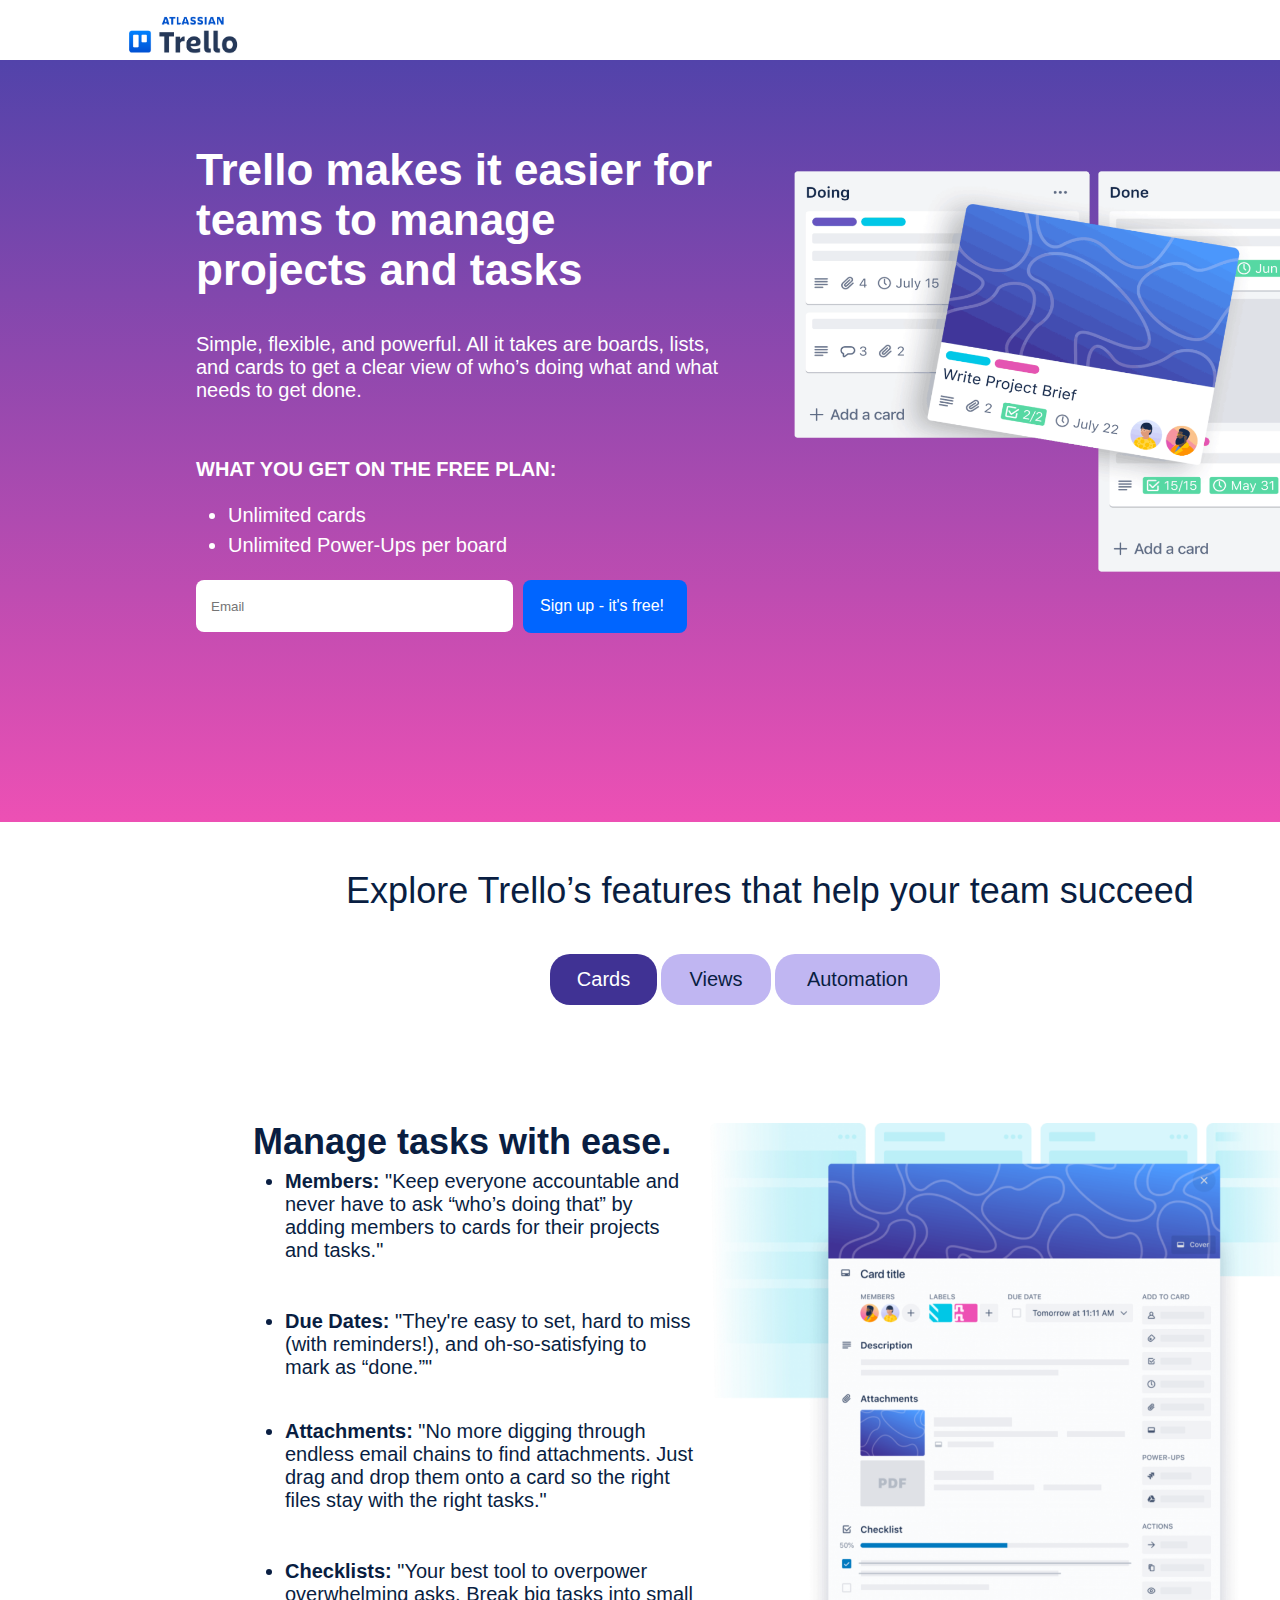
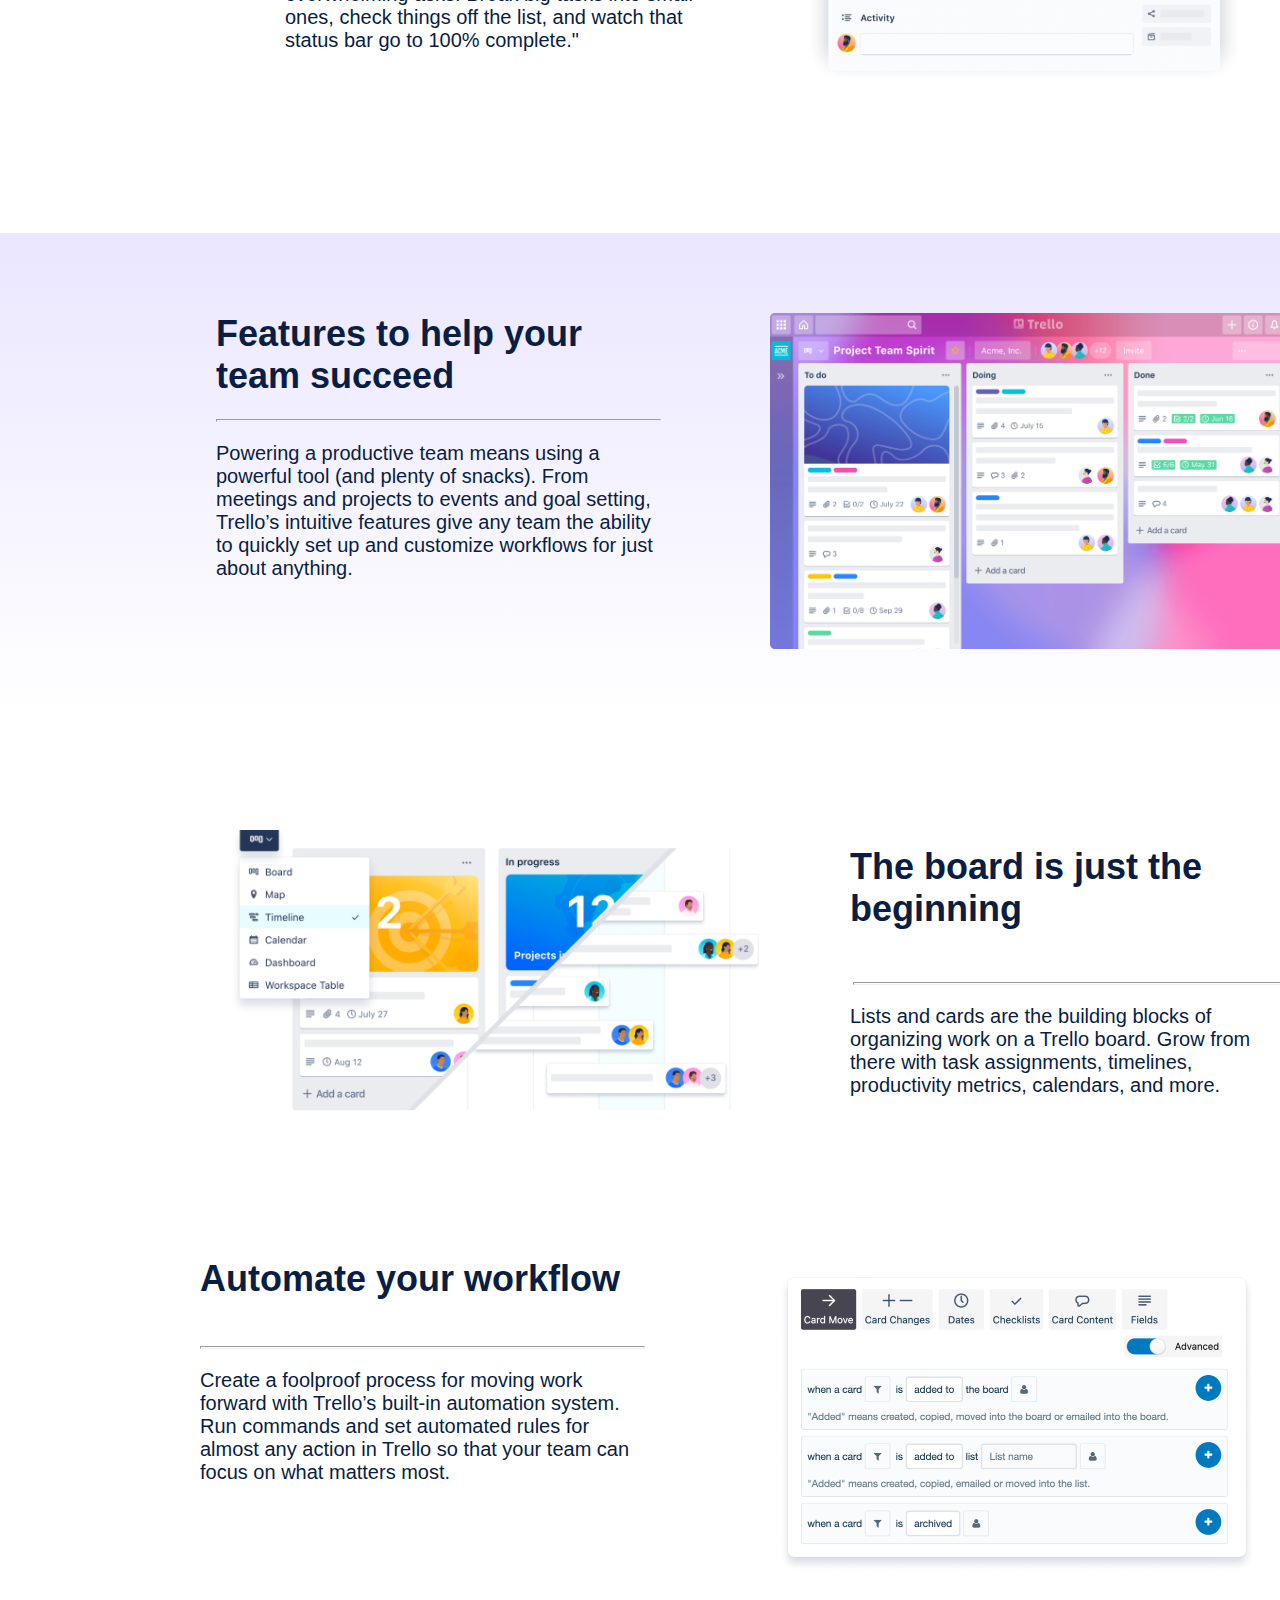
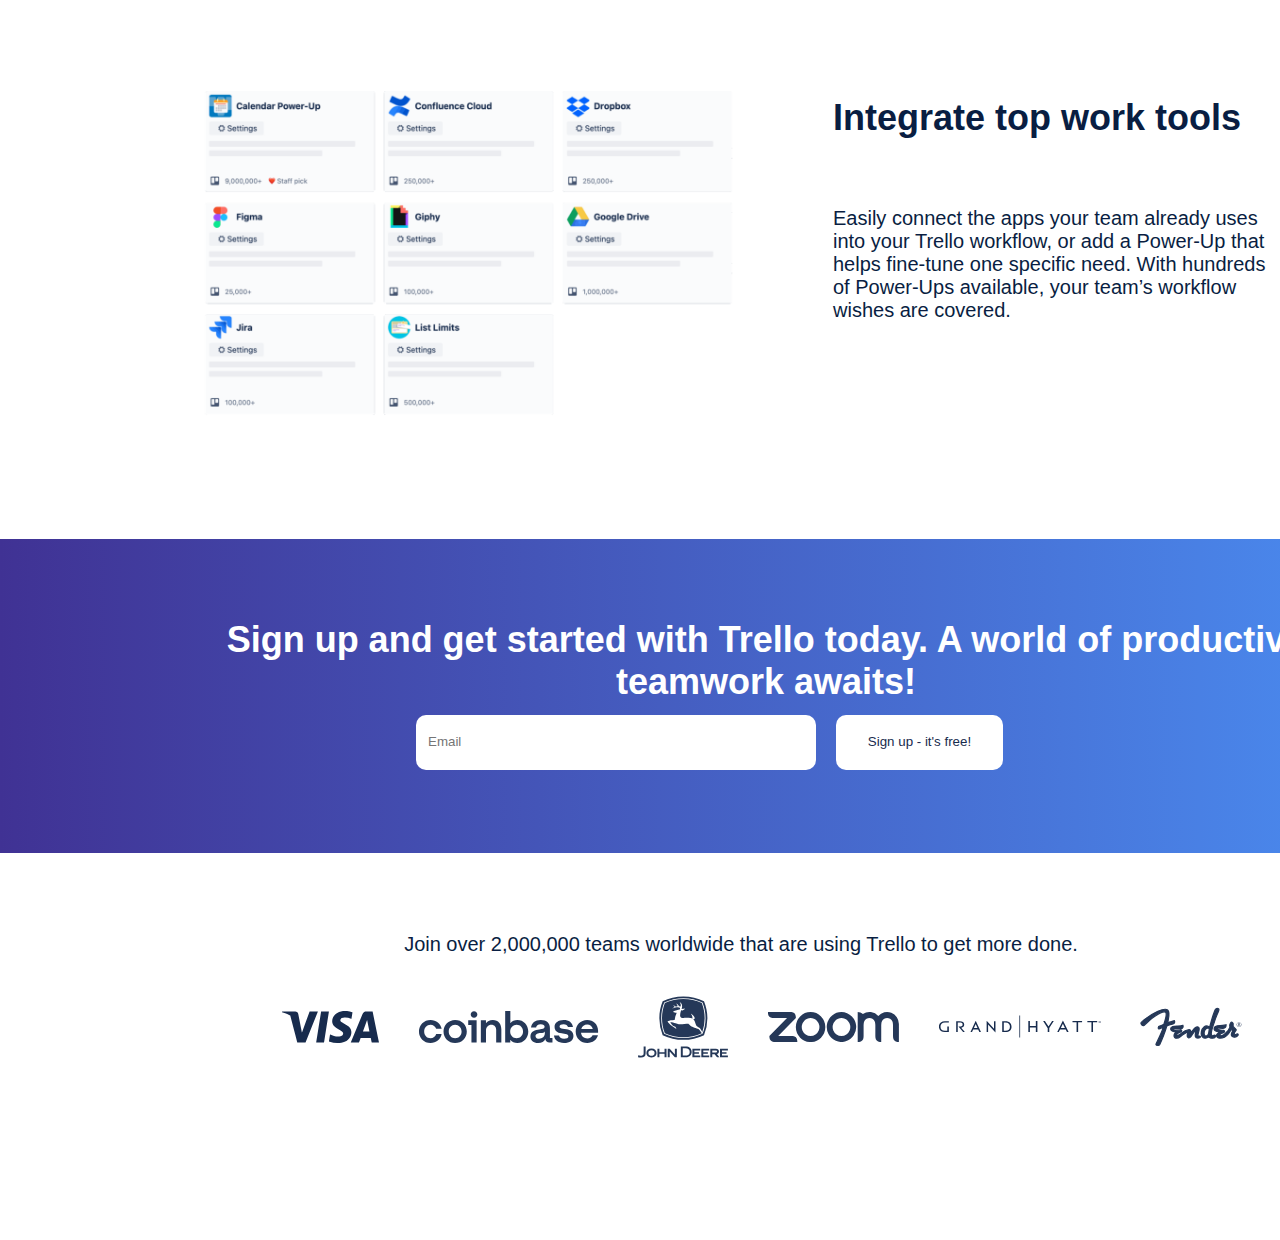
<file: assignment4/index.html>
<!DOCTYPE html>
<html lang="en">
<head>
    <meta charset="UTF-8">
    <meta name="viewport" content="width=device-width, initial-scale=1.0">
    <title>Manage Your Team's project From Anywhere | Trello</title>
    <link rel="stylesheet" href="style.css">
</head>
<body>
    <div class="first">
        <section class="sec1">
            <div class="second">
                <div class="head">
                    <div class="head1"><a href="https://trello.com/home"><img src="trlogo.png"></a></div>
                </div>
                <div class="tail">
                    <div class="tail1">
                        <div class="tail1a"><h1>Trello makes it easier for teams to manage projects and tasks</h1><p>Simple, flexible, and powerful. All it takes are boards, lists, and cards to get a clear view of who’s doing what and what needs to get done.</p></div>
                        <div class="tail1b">
                            <p><b>WHAT YOU GET ON THE FREE PLAN:</b></p>
                            <ul>
                                <li>Unlimited cards</li>
                                <li>Unlimited Power-Ups per board</li>
                            </ul>
                            <form class="email">
                                <input class="email1" type="email" aria-label="email" name="Email" placeholder="Email">
                                <div class="email2">
                                    <button  class="email2a" type="submit">Sign up - it's free!</button>
                                </div>
                            </form>
                        </div>
                    </div>
                    <div class="tail2"><img class="tail2a" src="img1.webp"></div>
                </div>
            </div>
        </section>

        <section class="sec2">
            <div class="sec2a">
                <div class="sec2b">
                    <div class="sec2c">
                        <div class="sec2d">
                            <h2 class="sec2a1">Explore Trello’s features that help your team succeed</h2>
                        </div>
                    </div>
                </div>
            </div>
        </section>

        <div class="button">
            <div class="buttons">
                <button class="button1" type="button">Cards</button>
                <button class="button2" type="button">Views</button>
                <button class="button3" type="button">Automation</button>
            </div>
        </div>
        <div class="summa2"></div>
    
        <div class="sec3">
            <div class="sec3a">
                <div class="sec3b">
                    <div class="sec3c"><h2>Manage tasks with ease.</h2></div>
                    <div class="summa3">
                    <div class="sec3d">
                            <ul>
                                <li>
                                    <b>Members:</b>
                                    "Keep everyone accountable and never have to ask “who’s doing that” by adding members to cards for their projects and tasks."
                                </li>
                            </ul>
                    </div>
                    <div class="sec3e">
                        <ul>
                            <li>
                                <b>Due Dates:</b>
                                "They're easy to set, hard to miss (with reminders!), and oh-so-satisfying to mark as “done.”"
                            </li>
                        </ul>
                    </div>
                    <div class="sec3f">
                        <ul>
                            <li>
                                <b>Attachments:</b>
                                "No more digging through endless email chains to find attachments. Just drag and drop them onto a card so the right files stay with the right tasks."
                            </li>
                        </ul>
                    </div>
                    <div class="sec3g">
                        <ul>
                            <li>
                                <b>Checklists:</b>
                                "Your best tool to overpower overwhelming asks. Break big tasks into small ones, check things off the list, and watch that status bar go to 100% complete."
                            </li>
                        </ul>
                    </div>
                    </div>
                </div>
                <div class="sec3img">
                    <img  class="sec3img1" src="img2.webp">
                </div>
            </div>
        </div>
        <div class="summa"></div>
    
        <section class="sec4">
            <div class="sec4a">
                <div class="sec4b">
                    <div class="sec4c">
                        <div class="sec4d">
                            <h2>Features to help your team succeed</h2>
                            <hr>
                            <p>Powering a productive team means using a powerful tool (and plenty of snacks). From meetings and projects to events and goal setting, Trello’s intuitive features give any team the ability to quickly set up and customize workflows for just about anything.</p>
                        </div>
                    </div>
                    <div class="sec4e">
                        <img src="img3.webp">
                    </div>
                </div>
            </div>
        </section>
        <div class="dummy"></div>
    
        <div class="sec5">
            <div class="sec5a">
                <div class="sec5b">
                    <img src="img4.webp">
                </div>
                <div class="dummy2"></div>
                <div class="sec5c">
                    <div class="sec5d">
                        <h2>The board is just the beginning</h2>
                        <hr class="horizontal">
                        <p>Lists and cards are the building blocks of organizing work on a Trello board. Grow from there with task assignments, timelines, productivity metrics, calendars, and more.</p>
                    </div>
                </div>
            </div>
        </div>
        <div class="dummy3"></div>
    
        <div class="sec6">
            <div class="sec6a">
                <div class="sec6d">
                        <h2>Automate your workflow</h2>
                        <hr>
                        <p>Create a foolproof process for moving work forward with Trello’s built-in automation system. Run commands and set automated rules for almost any action in Trello so that your team can focus on what matters most.</p>
                </div>
                <div class="dummy4"></div>
                <div class="sec6b">
                    <img src="img5.webp">
                </div>
            </div>
        </div>
        <div class="dummy5"></div>
    
        <div class="sec7">
            <div class="sec7a">
                <div class="sec7d">
                    <h2>Integrate top work tools</h2>
                    <p>Easily connect the apps your team already uses into your Trello workflow, or add a Power-Up that helps fine-tune one specific need. With hundreds of Power-Ups available, your team’s workflow wishes are covered.</p>
                </div>
                <div class="dummy6"></div>
                <div class="sec7b">
                    <img src="img6.webp">
                </div>
            </div>
        </div>
        <div class="dummy7"></div>
    
        <section class="sec8">
            <div class="sec8a">
                <div class="sec8b">
                    <div class="sec8d">
                        <h2>Sign up and get started with Trello today. A world of productive teamwork awaits!</h2>
                    </div>
                    <form class="sec8e">
                        <input class="cse10" type="email" name="Email" aria-label="Email" placeholder="Email">
                        <div class="sec8f">
                            <button type="submit">Sign up - it's free!</button>
                        </div>
                    </form>
                </div>
            </div>
        </section>
        <div class="dummy8"></div>
    
        <section class="sec9">
            <div class="sec9a">
                <div class="sec9b">
                    <div class="sec9c">
                        <div class="sec9d">
                            <p>Join over 2,000,000 teams worldwide that are using Trello to get more done.</p>
                        </div>
                        <img  class="pic" src="img7.svg">
                    </div>
                </div>
            </div>
        </section>
    </div>
    <footer class="a">
        <section class="a">

        </section>
    </footer>


    
</body>
</html>
</file>
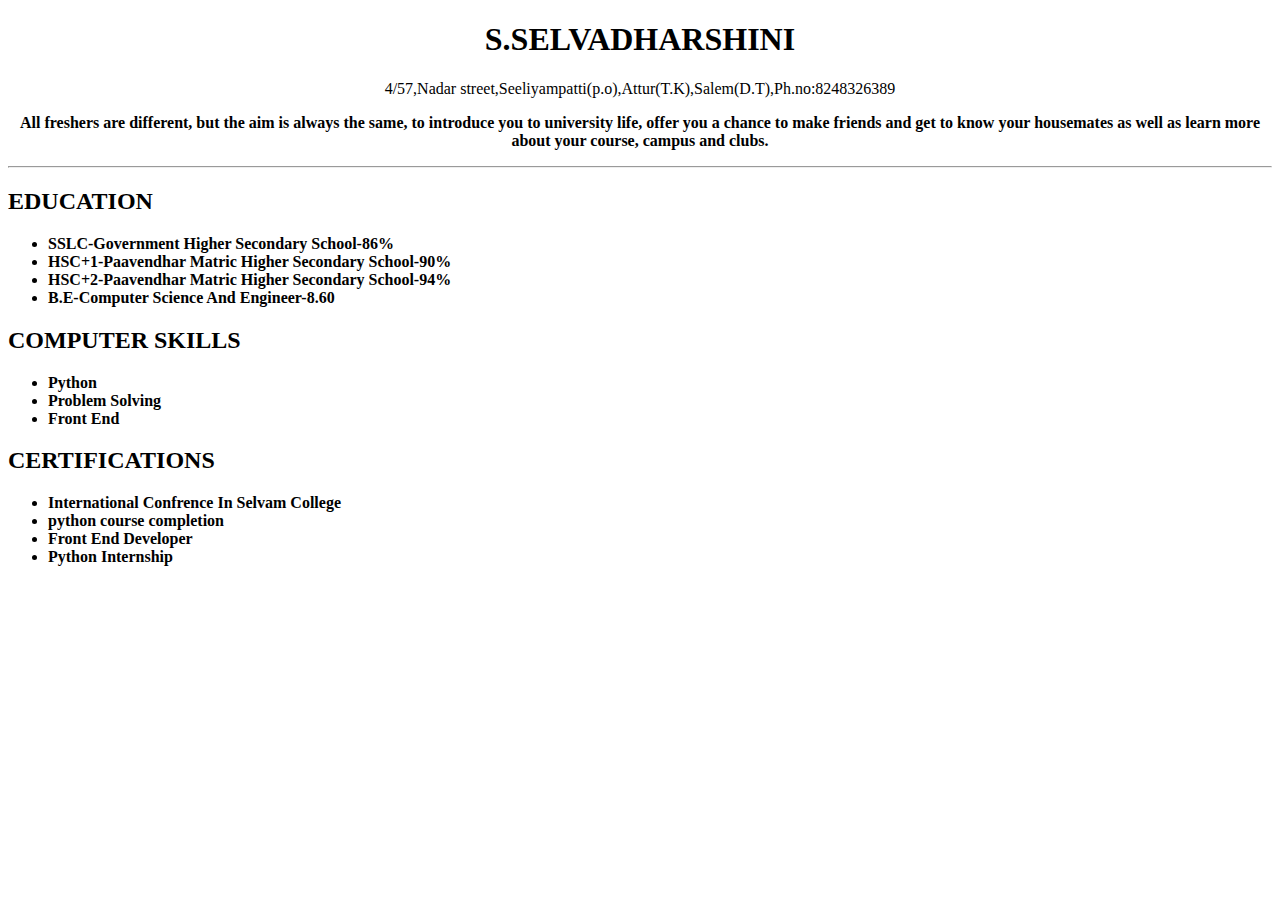
<file: Assignment 1.html>
<!DOCTYPE html>
<html lang="en">
<head>
    <meta charset="UTF-8">
    <meta name="viewport" content="width=device-width, initial-scale=1.0">
    <title>Resume</title>
</head>
<body>
    <center>
    <h1>S.SELVADHARSHINI</h1>
    <p >4/57,Nadar street,Seeliyampatti(p.o),Attur(T.K),Salem(D.T),Ph.no:8248326389</p>
    <p><b>All freshers are different, but the aim is always the same, to introduce you to university life, offer you a chance to make friends and get to know your housemates as well as learn more about your course, campus and clubs.<b></p>
    </center>
    <hr>
<h2>EDUCATION</h2>
<ul>
<li>SSLC-Government Higher Secondary School-86%</li>
<li>HSC+1-Paavendhar Matric Higher Secondary School-90%</li>
<li>HSC+2-Paavendhar Matric Higher Secondary School-94%</li>
<li>B.E-Computer Science And Engineer-8.60</li>
</ul>
<h2>COMPUTER SKILLS</h2>
<ul>
<li>Python</li>
<li>Problem Solving</li>
<li>Front End</li>
</ul>
<h2>CERTIFICATIONS</h2>
<ul>
<li>International Confrence In Selvam College</li>
<li>python course completion</li>
<li>Front End Developer</li>
<li>Python Internship</li>
</ul>
</body>

</html>
</file>
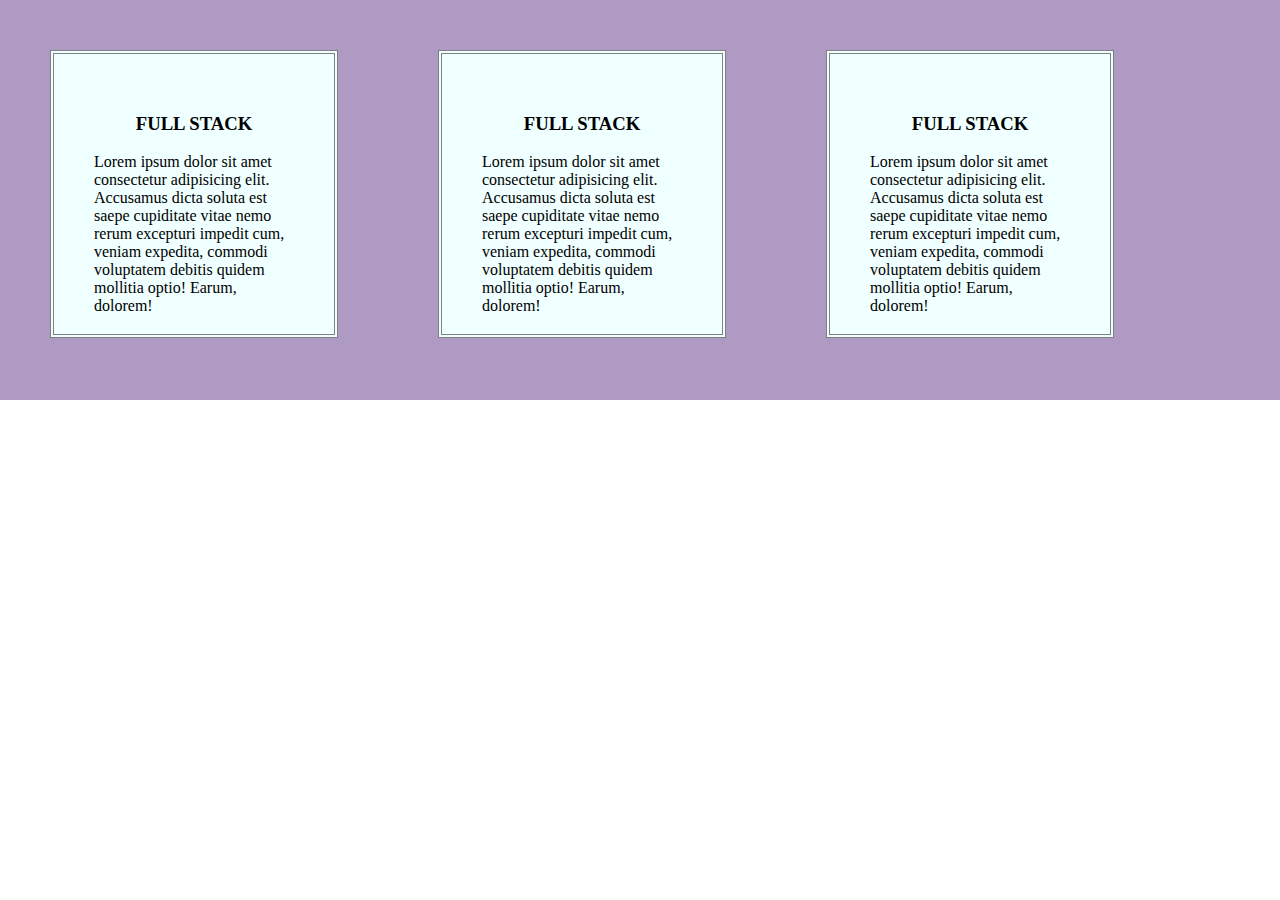
<file: Assignment 3.html>
<!DOCTYPE html>
<html lang="en">
<head>
    <meta charset="UTF-8">
    <meta name="viewport" content="width=device-width, initial-scale=1.0">
    <title>Assessment 3</title>
    <link rel="stylesheet"href="style 3.css">

</head>
<body>
    <div class="div1">
        <div class="box"><h3>FULL STACK</h3>
            <P>Lorem ipsum dolor sit amet consectetur adipisicing elit. Accusamus dicta soluta est saepe cupiditate vitae nemo rerum excepturi impedit cum, veniam expedita, commodi voluptatem debitis quidem mollitia optio! Earum, dolorem!</P>

        </div>
        <div class="box"><h3>FULL STACK</h3>
            <P>Lorem ipsum dolor sit amet consectetur adipisicing elit. Accusamus dicta soluta est saepe cupiditate vitae nemo rerum excepturi impedit cum, veniam expedita, commodi voluptatem debitis quidem mollitia optio! Earum, dolorem!</P>
            
        </div>
        <div class="box"><h3>FULL STACK</h3>
            <P>Lorem ipsum dolor sit amet consectetur adipisicing elit. Accusamus dicta soluta est saepe cupiditate vitae nemo rerum excepturi impedit cum, veniam expedita, commodi voluptatem debitis quidem mollitia optio! Earum, dolorem!</P>

        </div>
    </div>
</body>
</html>
</file>
<file: assignment4/style.css>
body{
    margin:0px;
    padding:0px;
}
.first{
    width:1385.6px;
    height:4321.27px;
}
.second{
    width:1140px;
    height:761.6px;
    margin-left:auto;
    margin-right:auto;
    width:100%;

}
.sec1{
    width:1385.6px;
    height:761.6px;
}
.head{
    width:1385.6px;
    height:60px;
    color:#ffffff;
}
.head1 {
    width:1320px;
    height:60px;
    padding:0px 32.8px;
    display:flex;
    align-items: stretch;
}
.head1 a img{
    width:130px;
    height:70px;
    padding-left:85px;
}
.tail{
    width:1600px;
    height:761.6px;
    display:flex;
    background: linear-gradient(rgb(82, 67, 170), rgb(237, 80, 180)) no-repeat;
    color: rgb(255, 255, 255);
}
.tail1{
    width:560px;
    height:761.6px;
    text-align: left;
    display:block;
    margin-top: 0px;
    margin-bottom: 0px;
    font-weight:400;
    text-size-adjust: 100%;
    font-size: 16px;
    margin:0px 180px;
    padding:0px 16px;
}
.tail1a{
    width:538px;
    height:278px;
}
.tail1a h1{
    width:538px;
    height:180px;
    margin:0px 0px 8px;
    color:#ffffff;
    font-family:sans-serif;
    font-size:44px;
    padding-top:85px;
}
.tail1a p{
    width:538px;
    height:90px;
    color:#ffffff;
    font-size: 20px;
    margin:0px 0px 20px;
    font-family:sans-serif;
    top:10px;

}
.tail1b{
    width:538px;
    height:114px;
    font-size: 20px;
    color:#ffffff;
    font-family:sans-serif;
    padding-top:100px;
}
.tail1b p{
    width:380px;
    height:26.4px;
}
.tail1b ul{
    width:538px;
    height:60px;
    margin:0px 0px 16px;
    padding:0px 0px 0px 32px;
}
.tail1b ul li{
    width:506px;
    height:30px;
}
.email{
    width:538px;
    height:50px;
    display:flex;
}
.email1{
    width:300px;
    height:50px;
    border-radius: 8px;
    padding-left: 15px;
    border-style: none;
    padding-left:15px;
}
.email2{
    width:164px;
    height:50px;
    padding-left:10px;
}
.email2a{
    width:164px;
    height:53px;
    font-size: 16px;
    font-family:sans-serif;
    padding:11.2px 16px 12.8px;
    background: #0065ff;
    border-radius: 8px;
    color:#ffffff;
    padding-left:10px;
    border-style: none;
}
.tail2{
    width:665px;
    height:631px;
    float:right;
    margin:0px 0px -8px -190px;
    padding:128px 16px 16px;
    padding-top: 81px;
}
.tail2a{
    width:631px;
    height:460px;
}
.sec2{
    width:1386px;
    height:112px;
}
.sec2a{
    width:1140px;
    height:112px;
    padding:48px 16px 16px;
}
.sec2b{
    width:1140px;
    height:112px;
    justify-content: flex-start;
    display: flex;
    align-items: stretch;

}
.sec2c{
    width:1140px;
    height:112px;
    position: relative;
    margin-top: 0px;
    text-align: center;
    width:100%;
    scroll-margin-top:72px ;

}
.sec2d{
    width:1108px;
    height:48px;
    margin-bottom: opx;
}
.sec2a1{
    width:1108px;
    height:48px;
    font-size: 36px;
    font-family:sans-serif;
    color:#091e42;
    margin-top: 0px;
    font-weight: 500;
    padding-left: 200px;
    padding-top: 60px;
    

}
.button{
    width:1386px;
    height:83px;
    display:flex;
}
.buttons{
    width:431px;
    height:83px;
    padding:16px;
    justify-content: center;
    padding-left: 550px;
    padding-top: 80px;
}
.button1{
    width:107px;
    height:51px;
    background-color:#403294 ;
    padding:8px 24px;
    color:#ffffff;
    border-radius: 20px;
    font-size: 20px;
    font-family: sans-serif;
    border-style: none;
}
.button2{
    width:110px;
    color:#091e42;
    background-color: #c0b6f2;
    border-radius: 20px;
    font-size: 20px;
    font-family: sans-serif;
    height:51px;
    border-style: none;
}
.button3{
    width:165px;
    color:#091e42;
    background-color: #c0b6f2;
    border-radius: 20px;
    font-size: 20px;
    font-family: sans-serif;
    border-style: none;
    height:51px;
}
.summa2{
    width:1386px;
    height:100px;
}
.sec3{
    width:1386px;
    height:696px;
    padding:16px 0px 0px;
    padding-left: 60x;
}
.sec3a{
    width:1418px;
    height:680px;
    padding:0px -16px;
}
.sec3b{
    width:413px;
    height:680px;
    margin:0px 0px 0px 237px;
    padding:48px 16px;
    float:left;
   
}
.sec3c{
    width:441px;
    height:176px;
    color:#091e42;
    font-family: sans-serif;
    font-size: 20px;
    
}
.sec3c h2{
    height:48px;
    width:441px;
    color:#091e42;
    font-family: sans-serif;
    font-size: 36px;
    margin:0px 0px 8px;
    position: relative;
}
.summa3{
    position: absolute;
    top:1150px;
}
.sec3d ul{
    width:441px;
    height:120px;
    color:#091e42;
    font-family: sans-serif;
    font-size: 20px;
    margin:px 0px 16px;
    padding:0px 0px 0px 32px;

}
.sec3d li{
    width:409px;
    height:120px;
    color:#091e42;
    font-family: sans-serif;
    font-size: 20px;
}
.sec3e ul{
    width:441px;
    height:90px;
    color:#091e42;
    font-family: sans-serif;
    font-size: 20px;
    margin:px 0px 16px;
    padding:0px 0px 0px 32px;
}
.sec3e li{
    width:409px;
    height:90px;
    color:#091e42;
    font-family: sans-serif;
    font-size: 20px;
}
.sec3f ul{
    width:441px;
    height:120px;
    color:#091e42;
    font-family: sans-serif;
    font-size: 20px;
    margin:px 0px 16px;
    padding:0px 0px 0px 32px;
}
.sec3f li{
    width:409px;
    height:120px;
    color:#091e42;
    font-family: sans-serif;
    font-size: 20px;
}
.sec3g ul{
    width:441px;
    height:150px;
    color:#091e42;
    font-family: sans-serif;
    font-size: 20px;
    margin:px 0px 16px;
    padding:0px 0px 0px 32px;
}
.sec3g li{
    width:409px;
    height:150px;
    color:#091e42;
    font-family: sans-serif;
    font-size: 20px;
}
.sec3img{
    width:709px;
    height:680px;
    padding:480x 16px;
    float:right;
}
.sec3img1{
    width:654px;
    height:575px;
    padding-top: 50px;
}
.summa{
    width: 1385px;
    height: 64px;
}

.sec4{
    width:1700px;
    height:485px;
    background: linear-gradient(rgb(234, 230, 255), rgb(255, 255, 255)) no-repeat;
    color: rgb(9, 30, 66);
}
.sec4a{
    width:1140px;
    height:485px;
    margin:0px 16px;
    position: relative;
}
.sec4b{
    width:475px;
    height:485px;
    padding:128px 16px 48px;
    display:flex;
    padding-left: 200px;
    padding-top: 80px;
    position: absolute;
   

}
.sec4c{
    width:443px;
    height:309px;
    color:#091e42;
    font-family: sans-serif;
    font-size: 20px;
    float:left;
}
.sec4d h2{
    width:443px;
    height:96px;
    margin:0px 0px 8px;
    color:#091e42;
    font-family: sans-serif;
    font-size: 36px;
}
.sec4d p{
    width:443px;
    height:180px;
    color:#091e42;
    font-family: sans-serif;
    font-size: 20px;
}
.sec4d hr{
    width:443px;
    height:1px;
}
.sec4e{
    width:570px;
    height:432px;
    margin:0px 0px 0px 95px;
    padding:80px 16px 16px; 
    float:right;
}
.sec4e img{
    height:336px;
    width:538px;
    top:80px;
    position: absolute;
}
.dummy{
    width:1386px;
    height:64px;
    padding: 16px;
}
.sec5{
    width:1140px;
    height:348px;
}
.sec5a{
    width:1140px;
    height:348px;
    margin:0px 16px;
    display: flex;
    padding-left: 200px;
}
.sec5b{
    width:570px;
    height:348px;
    padding: 16px;
    float:left;
}
.sec5b img{
    width: 538px;
    height:316px;
}
.sec5c{
    width:95px;
    height:32px;
    padding:16px;
    float:right;
}
.sec5d{
    width: 478px;
    height: 289px;
    padding:16px;
}
.sec5d h2{
    width: 443px;
    height: 112px;
    color:#091e42;
    font-family: sans-serif;
    font-size: 36px;
    margin: 0px 0px 8px;
    padding:0px 0px 16px;
}
.sec5d p{
    width: 443px;
    height: 120px;
    color:#091e42;
    font-family: sans-serif;
    font-size: 20px;
}
.dummy3{
    width: 1386px;
    height:64px;
    padding: 16px;
    
}
.horizontal{
    width: 470px;
    height:1px;
    
}
.sec6{
    width: 1140px;
    height: 330px;
}
.sec6a{
    width: 1140px;
    height: 330px;
    display: flex;
    padding-left: 200px;
}
.sec6b{
    width: 570px;
    height: 330px;
    padding: 16px;
    float: right;
    
    
}
.sec6b img{
    width: 471px;
    height: 298px; 

}
.dummy4{
    width: 95px;
    height: 32px;
    padding: 16px;
}
.sec6d{
    width: 443px;
    height: 64px;
    float: left;
}
.sec6d h2{
    width: 443px;
    height: 64px;
    color:#091e42;
    font-family: sans-serif;
    font-size: 36px;
    margin: 0px 0px 8px;
    padding:0px 0px 16px;
}
.sec6d hr{
    width: 443px;
    height: 1px;
}
.sec6d p{
    width: 443px;
    height: 150px;
    color:#091e42;
    font-family: sans-serif;
    font-size: 20px;
}
.dummy5{
    width: 1386px;
    height: 64px;
}
.sec7{
    width: 1140px;
    height: 391px;
    display: flex;
    padding-left: 200px;
    position: relative;
   
}
.sec7a{
    width: 1140px;
    height: 391px;
    margin: 0px -16px;
    
    
}
.sec7b{
    width: 570px;
    height: 391px;
    padding:16px;
    float: left;
}
.sec7b img{
    width: 538px;
    height: 359px;position: absolute;
    bottom: 10px;
}
.dummy6{
    width: 95px;
    height: 32px;
    padding: 16px;
}
.sec7d{
    width: 475px;
    height: 254px;
    padding: 16px;
    float: right;
}
.sec7d h2{
    width: 443px;
    height: 64px;
    color:#091e42;
    font-family: sans-serif;
    font-size: 36px;
    margin:px 0px 0px 8px;
    padding:0px 0px 16px;
}
.sec7d p{
    width: 443px;
    height: 150px;
    color:#091e42;
    font-family: sans-serif;
    font-size: 20px;
}
.dummy7{
    width: 1386px;
    height: 64px;
    padding: 16px;
}
.sec8{
    width: 1600px;
    height: 314px;
    background: linear-gradient(90deg, rgb(64, 50, 148), rgb(76, 154, 255)) no-repeat;
    color: rgb(255, 255, 255);
}
.sec8a{
    width: 1140px;
    height: 314px;
    padding: 80px 16px;
}
.sec8b{
    width: 1140px;
    height: 314px;
}
.sec8d{
    width: 1300px;
    height: 96px;
}
.sec8d h2{
    width: 1200px;
    height: 96px;
    margin: 0px 0px 8px;
    color: #ffffff;
    font-family: sans-serif;
    font-size: 36px;
    text-align: center;
    padding-left: 150px;
}
.sec8e{
    width: 1108px;
    height: 30px;
    display: flex;
    padding-left: 400px;
}
.cse10{
    width: 376px;
    height: 30px;
    color: #ffffff;
    padding: 12px 12px 13px;
    border-radius: 10px;
    border-style: none;
}
.sec8f{
    padding-left: 20px;
}
.sec8f button{
    border-radius: 10px;
    border-style: none;
    color:#172b4d;
    background-color: #ffffff;
    padding: 12px 16px 13px;
    height: 55px;
    width: 167px;
}
.dummy8{
    width: 1386px;
    height: 64px;
}
.sec9{
    width: 1386px;
    height: 227px;
    
}
.sec9a{
    width: 1140px;
    height:227px;
    margin: 0px 16px;
    padding-left: 250px;
}
.sec9b{
    width: 1140px;
    height:227px;
}
.sec9c{
    width: 950px;
    height: 227px;
    margin: 0px opx opx 95px;
    padding: 16px 16px 80px;
}
.sec9d p{
    width: 918px;
    height: 30px;
    color:#091e42;
    font-size: 20px;
    font-family: sans-serif;
    margin:0px 0px 24px;
    text-align: center;
}
.pic img{
    width: 917px;
    height: 77px;
}
</file>
<file: style 3.css>
body{
    margin:0;
}
.div1{
    height:400px;
    background-color: rgb(175, 154, 196);
    display:flex;

    
}
.box{
    height:200px;
    background-color: azure;
    width:200px;
    border:4px double gray;
    padding:40px;
    margin: 50px;
}
h3{
    text-align: center;
}
</file>
